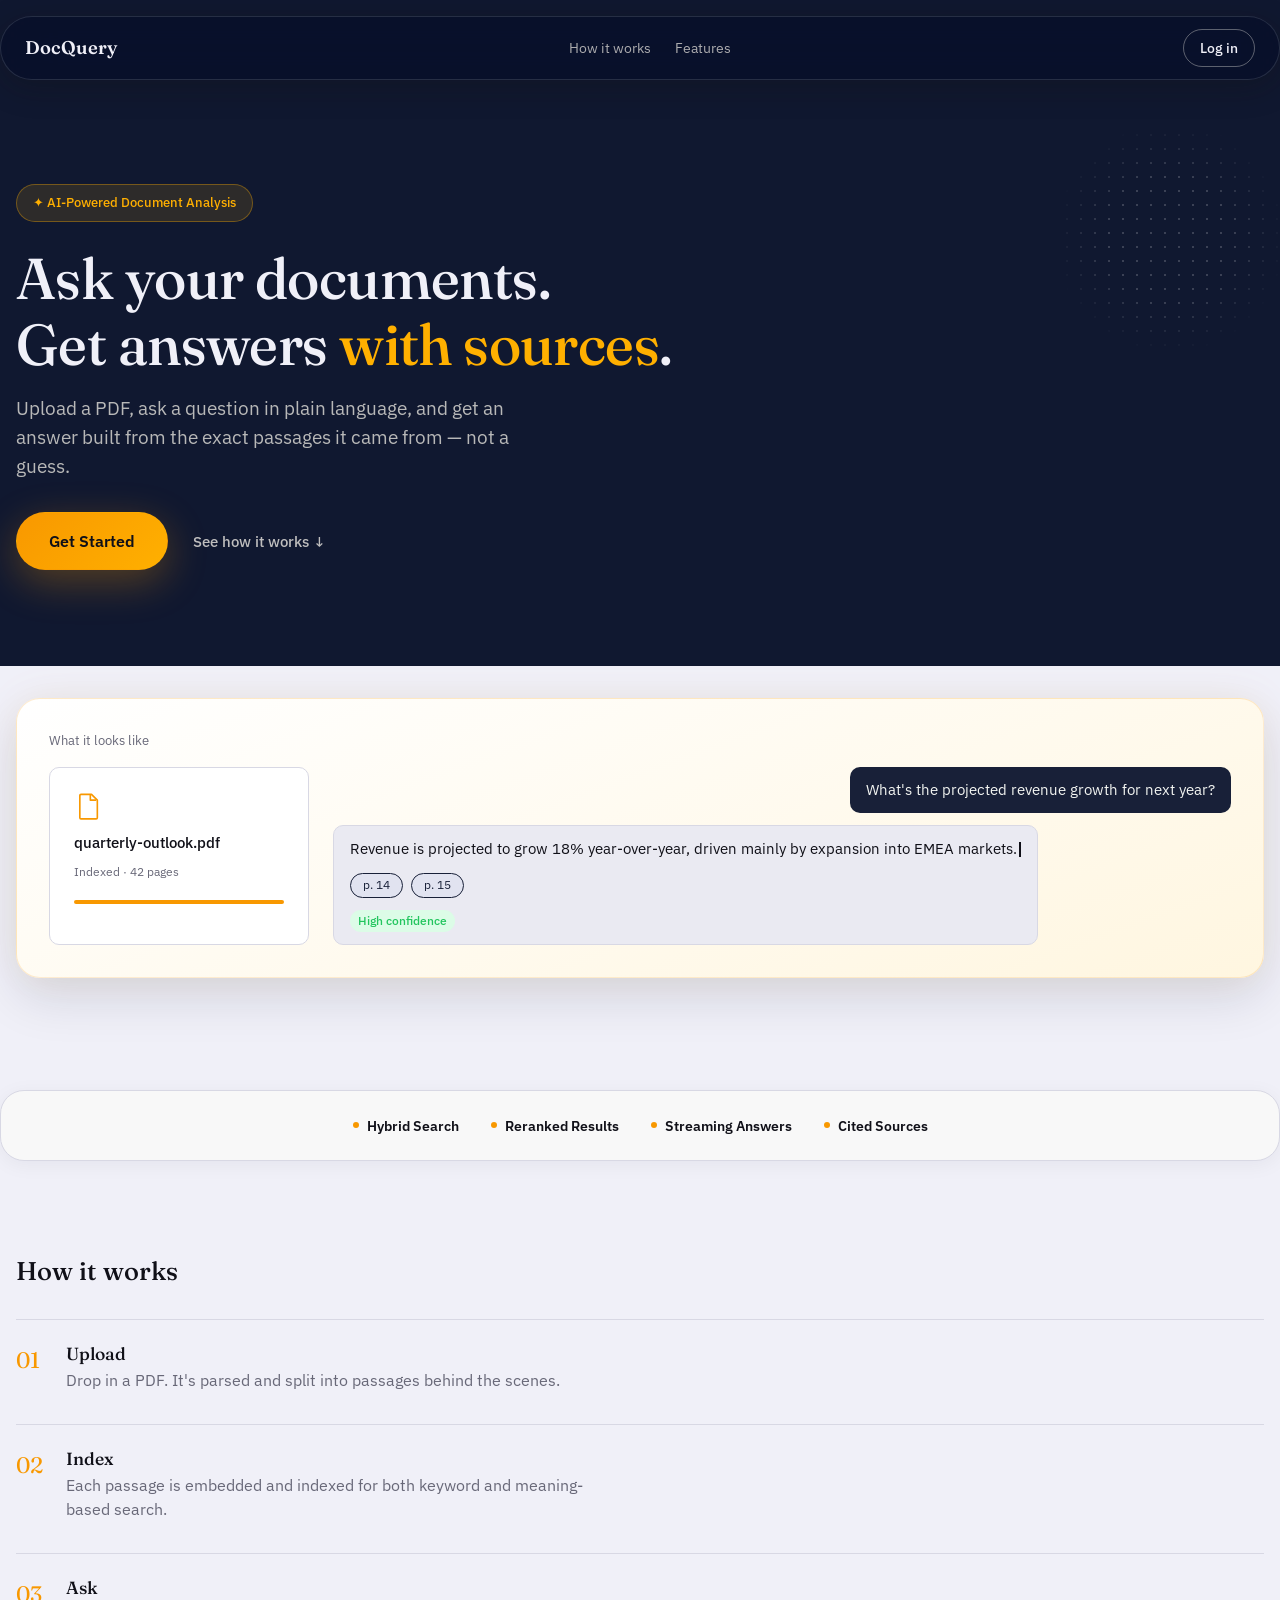
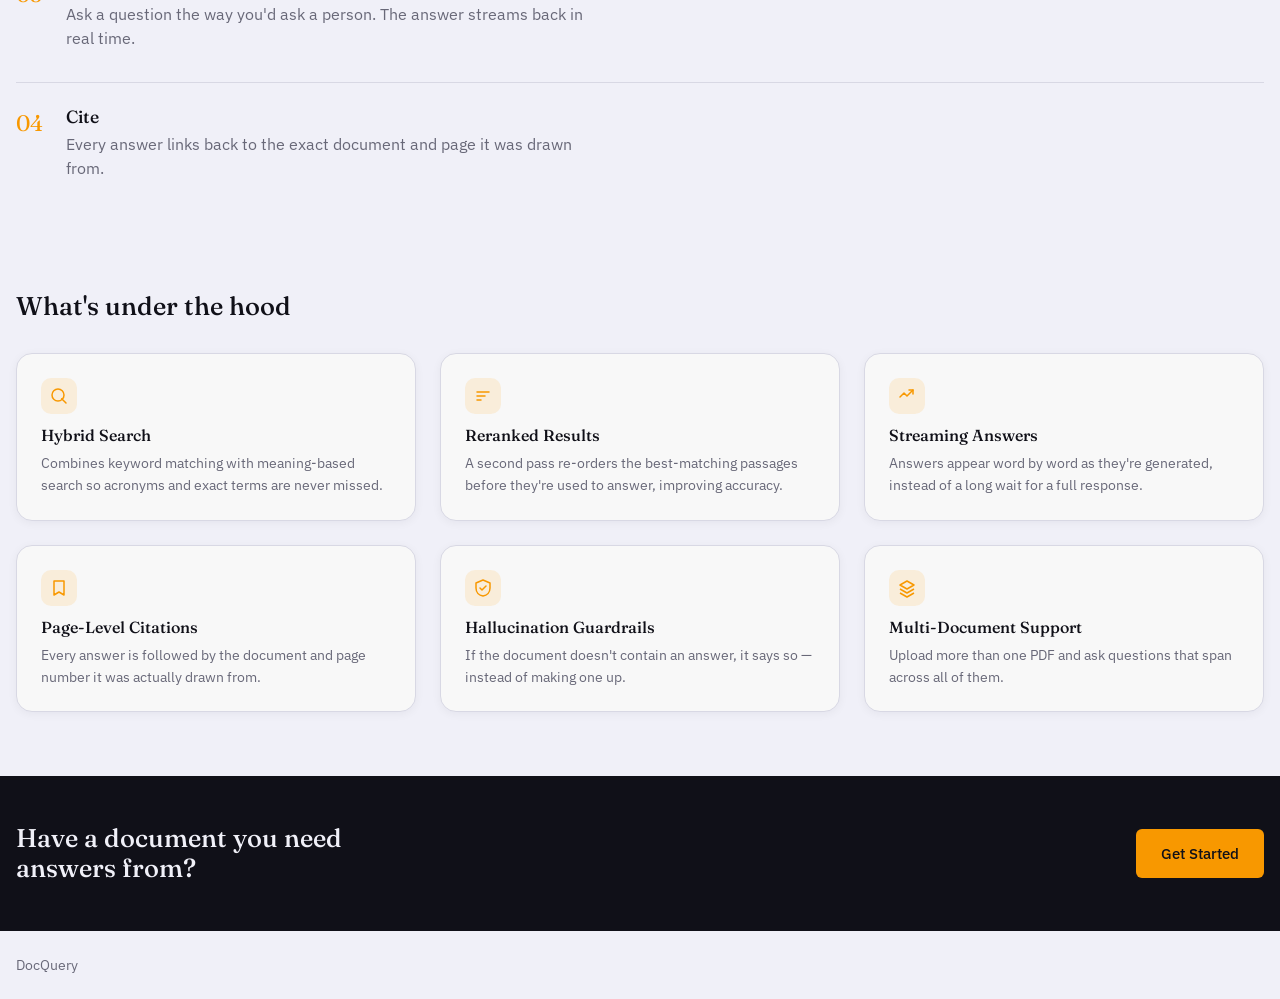
<file: frontend/index.html>
<!DOCTYPE html>
<html lang="en">
<head>
<meta charset="UTF-8" />
<meta name="viewport" content="width=device-width, initial-scale=1.0" />
<title>DocQuery — Ask your PDFs, with sources</title>
<link rel="preconnect" href="https://fonts.googleapis.com">
<link href="https://fonts.googleapis.com/css2?family=Fraunces:opsz,wght@9..144,400;9..144,500;9..144,600&family=IBM+Plex+Sans:wght@400;500;600&display=swap" rel="stylesheet">
<link rel="stylesheet" href="styles.css" />
</head>
<body>

  <header class="site-header">
    <div class="wrap header-inner">
      <span class="logo">DocQuery</span>
      <nav class="nav-links">
        <a href="#how-it-works">How it works</a>
        <a href="#features">Features</a>
      </nav>
      <a href="login.html" class="btn btn-ghost btn-sm">Log in</a>
    </div>
  </header>

  <main>

    <section class="hero">
      <div class="wrap hero-inner">
        <span class="hero-eyebrow">✦ AI-Powered Document Analysis</span>
        <h1 class="hero-title">Ask your documents.<br>Get answers <span class="accent">with sources</span>.</h1>
        <p class="hero-sub">Upload a PDF, ask a question in plain language, and get an answer built from the exact passages it came from — not a guess.</p>
        <div class="hero-actions">
          <a href="login.html" class="btn btn-primary">Get Started</a>
          <a href="#how-it-works" class="btn btn-text">See how it works ↓</a>
        </div>
      </div>
    </section>

    <section class="live-preview">
      <div class="wrap">
        <div class="live-preview-panel">
          <p class="live-preview-label">What it looks like</p>
          <div class="live-preview-grid">
            <div class="live-preview-doc">
              <svg class="live-preview-doc-icon" width="28" height="28" viewBox="0 0 24 24" fill="none">
                <path d="M6 2h9l5 5v15a1 1 0 0 1-1 1H6a1 1 0 0 1-1-1V3a1 1 0 0 1 1-1Z" stroke="currentColor" stroke-width="1.4" stroke-linejoin="round"/>
                <path d="M14 2v5h5" stroke="currentColor" stroke-width="1.4" stroke-linejoin="round"/>
              </svg>
              <p class="live-preview-doc-name">quarterly-outlook.pdf</p>
              <p class="live-preview-doc-status">Indexed · 42 pages</p>
              <div class="live-preview-doc-bar"><div class="live-preview-doc-bar-fill"></div></div>
            </div>
            <div class="live-preview-chat">
              <div class="live-preview-msg user">What's the projected revenue growth for next year?</div>
              <div class="live-preview-msg assistant">
                Revenue is projected to grow 18% year-over-year, driven mainly by expansion into EMEA markets.<span class="cursor"></span>
                <div class="live-preview-sources">
                  <span class="source-chip">p. 14</span>
                  <span class="source-chip">p. 15</span>
                </div>
                <span class="confidence-badge is-high">High confidence</span>
              </div>
            </div>
          </div>
        </div>
      </div>
    </section>

    <section class="capability-strip">
      <div class="wrap capability-inner">
        <span class="cap-item">Hybrid Search</span>
        <span class="cap-item">Reranked Results</span>
        <span class="cap-item">Streaming Answers</span>
        <span class="cap-item">Cited Sources</span>
      </div>
    </section>

    <section class="how-it-works" id="how-it-works">
      <div class="wrap">
        <h2 class="section-title">How it works</h2>
        <ol class="steps">
          <li class="step">
            <span class="step-num">01</span>
            <div><h3>Upload</h3><p>Drop in a PDF. It's parsed and split into passages behind the scenes.</p></div>
          </li>
          <li class="step">
            <span class="step-num">02</span>
            <div><h3>Index</h3><p>Each passage is embedded and indexed for both keyword and meaning-based search.</p></div>
          </li>
          <li class="step">
            <span class="step-num">03</span>
            <div><h3>Ask</h3><p>Ask a question the way you'd ask a person. The answer streams back in real time.</p></div>
          </li>
          <li class="step">
            <span class="step-num">04</span>
            <div><h3>Cite</h3><p>Every answer links back to the exact document and page it was drawn from.</p></div>
          </li>
        </ol>
      </div>
    </section>

    <section class="features" id="features">
      <div class="wrap">
        <h2 class="section-title">What's under the hood</h2>
        <div class="feature-grid">
          <div class="feature-card">
            <span class="feature-icon"><svg width="20" height="20" viewBox="0 0 20 20" fill="none" stroke="currentColor" stroke-width="1.5" stroke-linecap="round" stroke-linejoin="round"><circle cx="9" cy="9" r="6"/><path d="M17 17l-4.3-4.3"/></svg></span>
            <h3>Hybrid Search</h3><p>Combines keyword matching with meaning-based search so acronyms and exact terms are never missed.</p>
          </div>
          <div class="feature-card">
            <span class="feature-icon"><svg width="20" height="20" viewBox="0 0 20 20" fill="none" stroke="currentColor" stroke-width="1.5" stroke-linecap="round" stroke-linejoin="round"><path d="M4 6h12M4 10h8M4 14h4"/></svg></span>
            <h3>Reranked Results</h3><p>A second pass re-orders the best-matching passages before they're used to answer, improving accuracy.</p>
          </div>
          <div class="feature-card">
            <span class="feature-icon"><svg width="20" height="20" viewBox="0 0 20 20" fill="none" stroke="currentColor" stroke-width="1.5" stroke-linecap="round" stroke-linejoin="round"><path d="M3 11l4-4 3 3 6-6"/><path d="M12 4h4v4"/></svg></span>
            <h3>Streaming Answers</h3><p>Answers appear word by word as they're generated, instead of a long wait for a full response.</p>
          </div>
          <div class="feature-card">
            <span class="feature-icon"><svg width="20" height="20" viewBox="0 0 20 20" fill="none" stroke="currentColor" stroke-width="1.5" stroke-linejoin="round"><path d="M5 3h10v14l-5-3-5 3V3z"/></svg></span>
            <h3>Page-Level Citations</h3><p>Every answer is followed by the document and page number it was actually drawn from.</p>
          </div>
          <div class="feature-card">
            <span class="feature-icon"><svg width="20" height="20" viewBox="0 0 20 20" fill="none" stroke="currentColor" stroke-width="1.5" stroke-linejoin="round"><path d="M10 2l7 3v5c0 4.5-3 7.5-7 8-4-0.5-7-3.5-7-8V5l7-3z"/><path d="M7 10l2 2 4-4" stroke-linecap="round"/></svg></span>
            <h3>Hallucination Guardrails</h3><p>If the document doesn't contain an answer, it says so — instead of making one up.</p>
          </div>
          <div class="feature-card">
            <span class="feature-icon"><svg width="20" height="20" viewBox="0 0 20 20" fill="none" stroke="currentColor" stroke-width="1.5" stroke-linejoin="round"><path d="M10 3l7 4-7 4-7-4 7-4z"/><path d="M3 11l7 4 7-4"/><path d="M3 15l7 4 7-4"/></svg></span>
            <h3>Multi-Document Support</h3><p>Upload more than one PDF and ask questions that span across all of them.</p>
          </div>
        </div>
      </div>
    </section>

    <section class="footer-cta">
      <div class="wrap footer-cta-inner">
        <h2>Have a document you need answers from?</h2>
        <a href="login.html" class="btn btn-primary">Get Started</a>
      </div>
    </section>

  </main>

  <footer class="site-footer">
    <div class="wrap"><span>DocQuery</span></div>
  </footer>

</body>
</html>
</file>
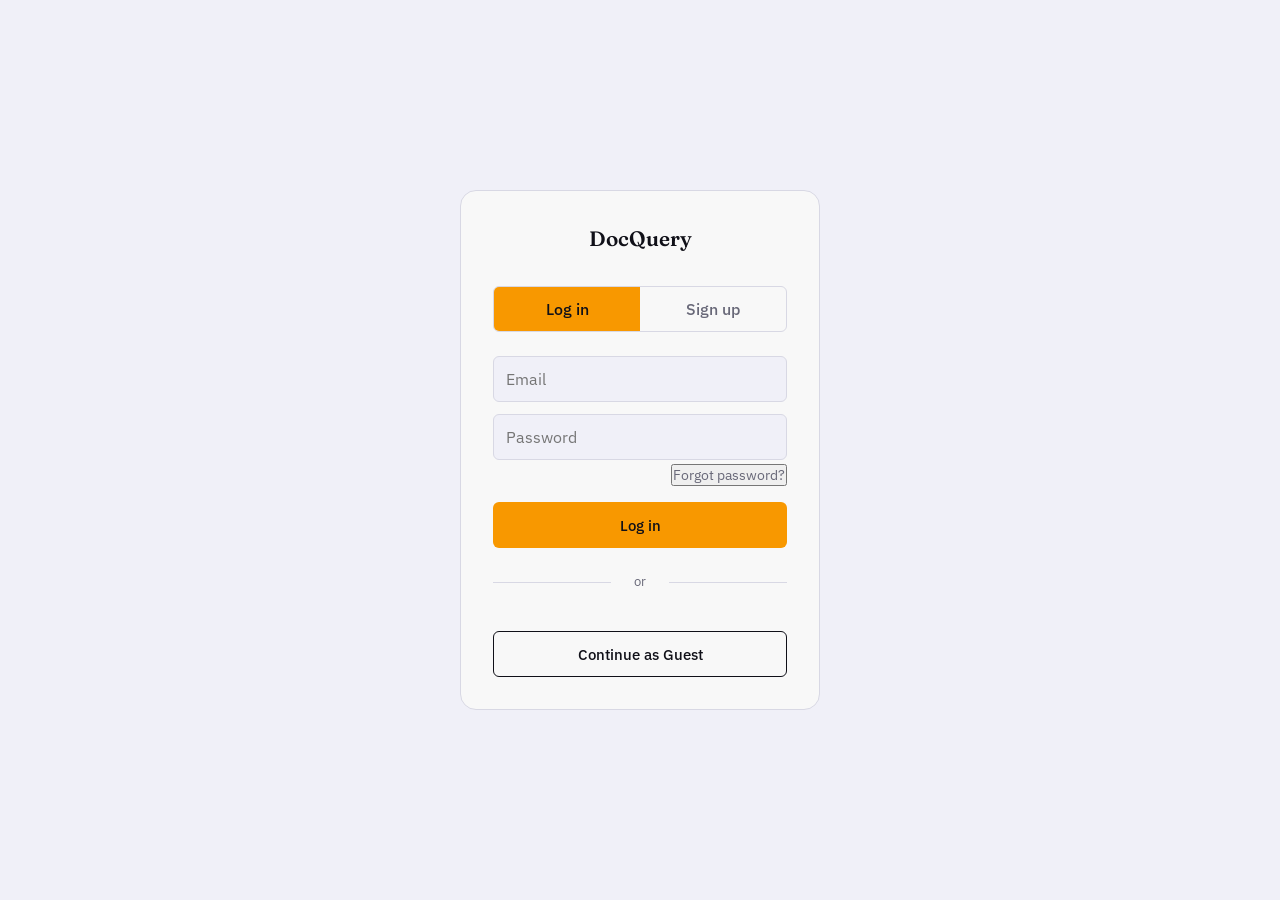
<file: frontend/app.html>
<!DOCTYPE html>
<html lang="en">
<head>
<meta charset="UTF-8" />
<meta name="viewport" content="width=device-width, initial-scale=1.0" />
<title>DocQuery — Ask your document</title>
<link rel="preconnect" href="https://fonts.googleapis.com">
<link href="https://fonts.googleapis.com/css2?family=Fraunces:opsz,wght@9..144,400;9..144,500;9..144,600&family=IBM+Plex+Sans:wght@400;500;600&display=swap" rel="stylesheet">
<link rel="stylesheet" href="styles.css" />
</head>
<body class="app-body">

  <div class="app-layout">

    <aside class="sidebar" id="sidebar">
      <div class="sidebar-header">
        <a href="index.html" class="logo">DocQuery</a>
        <button type="button" class="sidebar-collapse-btn" id="sidebar-collapse-btn" aria-label="Collapse sidebar">&laquo;</button>
      </div>

      <button type="button" class="sidebar-new-chat" id="new-chat-btn">+ New chat</button>

      <p class="sidebar-section-label">Recent</p>
      <ul class="sidebar-chat-list" id="sidebar-chat-list"></ul>

      <div class="sidebar-user">
        <button type="button" class="sidebar-user-btn" id="sidebar-user-btn">
          <span class="sidebar-user-avatar" id="sidebar-user-avatar">?</span>
          <span class="sidebar-user-name" id="sidebar-user-name">Guest</span>
        </button>
        <div class="sidebar-user-menu" id="sidebar-user-menu" hidden></div>
      </div>
    </aside>

    <button type="button" class="sidebar-expand-btn" id="sidebar-expand-btn" hidden aria-label="Expand sidebar">&raquo;</button>

    <div class="app-main">
      <header class="app-topbar">
        <span class="current-chat-title" id="current-chat-title">New chat</span>
        <button type="button" class="btn btn-ghost btn-sm" id="documents-toggle">Documents</button>
        <div class="documents-panel" id="documents-panel" hidden>
          <p class="documents-panel-title">Uploaded in this chat</p>
          <ul class="documents-list" id="documents-list"></ul>
        </div>
      </header>

      <main>
        <section class="demo" id="demo" style="padding-top: var(--space-5);">
          <div class="wrap">
            <div class="demo-grid">

              <div class="panel panel-topics">
                <div class="panel-header">
                  <span class="panel-eyebrow">Document</span>
                  <h3>Upload a PDF</h3>
                </div>

                <div class="dropzone" id="dropzone">
                  <input type="file" id="file-input" accept="application/pdf" hidden />
                  <svg class="dropzone-icon" width="36" height="36" viewBox="0 0 24 24" fill="none">
                    <path d="M6 2h9l5 5v15a1 1 0 0 1-1 1H6a1 1 0 0 1-1-1V3a1 1 0 0 1 1-1Z" stroke="currentColor" stroke-width="1.4" stroke-linejoin="round"/>
                    <path d="M14 2v5h5" stroke="currentColor" stroke-width="1.4" stroke-linejoin="round"/>
                  </svg>
                  <p class="dropzone-text" id="dropzone-text">Drop your PDF here<br><span class="dropzone-subtext">or click to browse</span></p>
                  <p class="dropzone-meta">PDF · Max 20 MB · Your documents stay private</p>
                  <p class="dropzone-file" id="dropzone-filename"></p>
                  <div class="upload-progress" id="upload-progress" hidden>
                    <div class="upload-progress-bar" id="upload-progress-bar"></div>
                  </div>
                </div>

                <div class="upload-status" id="upload-status" hidden></div>
              </div>

              <div class="panel panel-chat">
                <div class="panel-header">
                  <span class="panel-eyebrow">Assistant</span>
                  <h3>Ask a question</h3>
                  <span class="status-pill" id="chat-status">Waiting for a document</span>
                </div>

                <div class="chat-log" id="chat-log">
                  <div class="chat-empty" id="chat-empty">
                    Upload a PDF above, then ask something like "What does this document conclude?"
                  </div>
                </div>

                <form class="chat-input-row" id="chat-form">
                  <input
                    type="text"
                    id="chat-input"
                    class="chat-input"
                    placeholder="Ask about your document…"
                    autocomplete="off"
                    disabled
                  />
                  <button type="submit" class="chat-send" id="chat-send" disabled aria-label="Send">
                    <svg width="18" height="18" viewBox="0 0 20 20" fill="none"><path d="M2 10L17 2L11 17L8.5 11.5L2 10Z" stroke="currentColor" stroke-width="1.6" stroke-linejoin="round"/></svg>
                  </button>
                </form>
              </div>

            </div>
          </div>
        </section>
      </main>
    </div>

  </div>

  <div class="modal-overlay" id="delete-confirm-overlay" hidden>
    <div class="modal">
      <p class="modal-text">Delete this chat? Its messages and uploaded document(s) will be permanently removed. This can't be undone.</p>
      <div class="modal-actions">
        <button type="button" class="btn btn-ghost" id="delete-cancel-btn">Cancel</button>
        <button type="button" class="btn btn-danger" id="delete-confirm-btn">Delete</button>
      </div>
    </div>
  </div>

  <div class="modal-overlay" id="preview-overlay" hidden>
    <div class="modal modal-preview">
      <div class="modal-preview-header">
        <span class="modal-preview-filename" id="preview-filename"></span>
        <div class="modal-preview-actions">
          <a href="#" class="btn btn-ghost btn-sm" id="preview-download-btn" download>Download</a>
          <button type="button" class="btn btn-ghost btn-sm" id="preview-close-btn">Close</button>
        </div>
      </div>
      <iframe id="preview-iframe" class="preview-iframe"></iframe>
    </div>
  </div>

  <script src="app.js"></script>
</body>
</html>
</file>
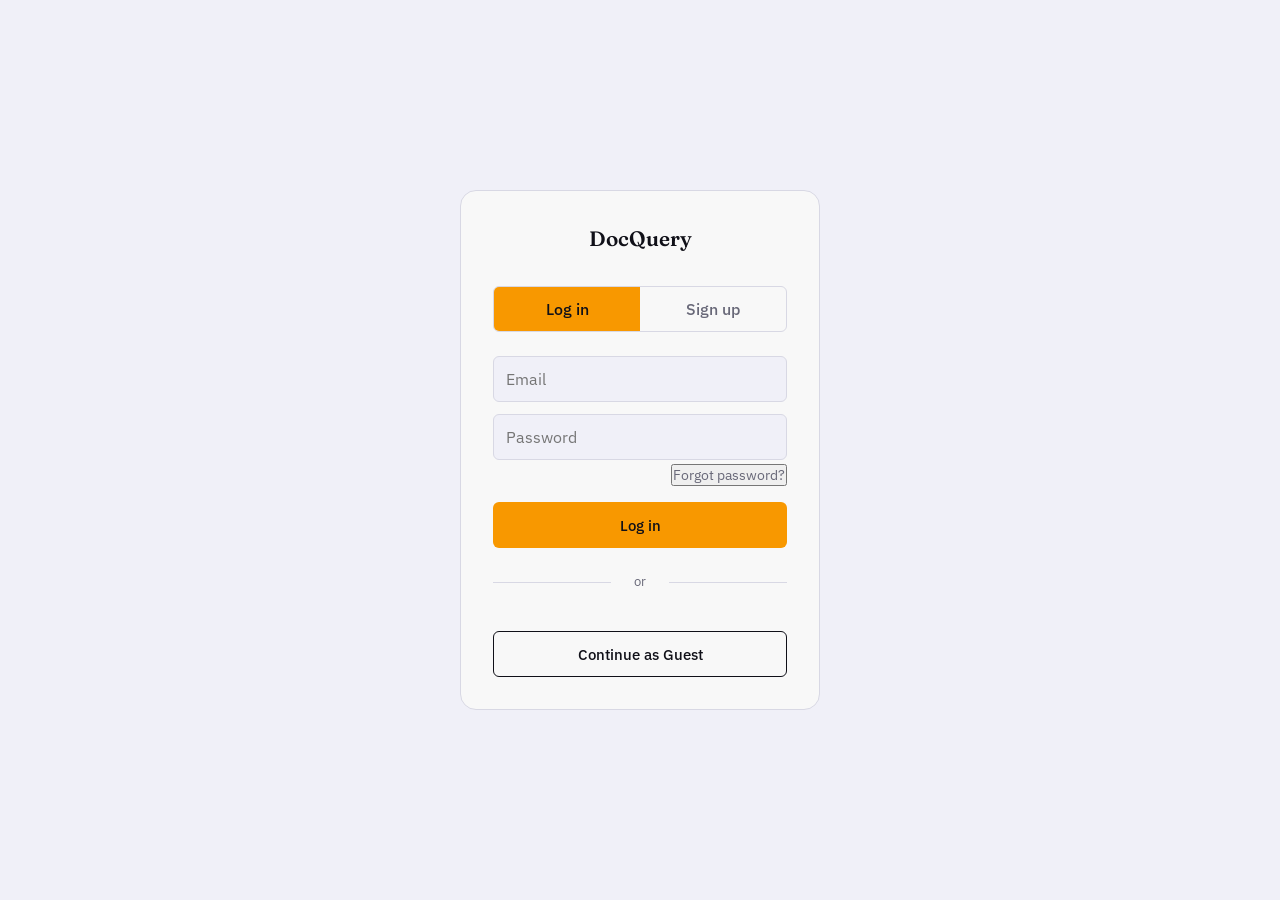
<file: frontend/login.html>
<!DOCTYPE html>
<html lang="en">
<head>
<meta charset="UTF-8" />
<meta name="viewport" content="width=device-width, initial-scale=1.0" />
<title>Log in — DocQuery</title>
<link rel="preconnect" href="https://fonts.googleapis.com">
<link href="https://fonts.googleapis.com/css2?family=Fraunces:opsz,wght@9..144,400;9..144,500;9..144,600&family=IBM+Plex+Sans:wght@400;500;600&display=swap" rel="stylesheet">
<link rel="stylesheet" href="styles.css" />
<script src="https://accounts.google.com/gsi/client" async defer></script>
</head>
<body class="auth-body">

  <div class="auth-card">
    <a href="index.html" class="auth-logo">DocQuery</a>

    <!-- Step 1: login / signup form -->
    <div id="auth-step-form">
      <div class="auth-tabs">
        <button type="button" class="auth-tab is-active" id="tab-login">Log in</button>
        <button type="button" class="auth-tab" id="tab-signup">Sign up</button>
      </div>

      <form id="auth-form">
        <input type="email" id="auth-email" placeholder="Email" required autocomplete="email" />
        <input type="password" id="auth-password" placeholder="Password" required autocomplete="current-password" />
        <button type="button" class="btn-text auth-forgot-link" id="forgot-link">Forgot password?</button>
        <div id="auth-error" class="auth-error" hidden></div>
        <button type="submit" class="btn btn-primary auth-submit" id="auth-submit">Log in</button>
      </form>

      <div class="auth-divider"><span>or</span></div>

      <div id="google-btn"></div>

      <button type="button" class="btn btn-ghost auth-guest" id="guest-btn">Continue as Guest</button>
    </div>

    <!-- Step 2: enter verification code (shown only after signup) -->
    <div id="auth-step-verify" hidden>
      <p class="auth-verify-text">We sent a 6-digit code to <span id="verify-email-display"></span>. Enter it below.</p>
      <form id="verify-form">
        <input type="text" id="verify-code" placeholder="000000" maxlength="6" inputmode="numeric" required />
        <div id="verify-error" class="auth-error" hidden></div>
        <button type="submit" class="btn btn-primary auth-submit">Verify</button>
      </form>
    </div>

    <!-- Step 3: forgot password — enter email -->
    <div id="auth-step-forgot" hidden>
      <p class="auth-verify-text">Enter your email and we'll send you a code to reset your password.</p>
      <form id="forgot-form">
        <input type="email" id="forgot-email" placeholder="Email" required autocomplete="email" />
        <div id="forgot-error" class="auth-error" hidden></div>
        <button type="submit" class="btn btn-primary auth-submit">Send reset code</button>
      </form>
      <button type="button" class="btn-text auth-back-link" id="forgot-back-link">Back to log in</button>
    </div>

    <!-- Step 4: forgot password — enter code + new password -->
    <div id="auth-step-reset" hidden>
      <p class="auth-verify-text">Enter the code sent to <span id="reset-email-display"></span> and choose a new password.</p>
      <form id="reset-form">
        <input type="text" id="reset-code" placeholder="000000" maxlength="6" inputmode="numeric" required />
        <input type="password" id="reset-new-password" placeholder="New password" required autocomplete="new-password" />
        <div id="reset-error" class="auth-error" hidden></div>
        <button type="submit" class="btn btn-primary auth-submit">Reset password</button>
      </form>
      <button type="button" class="btn-text auth-back-link" id="reset-back-link">Back to log in</button>
    </div>
  </div>

  <script src="login.js"></script>
</body>
</html>
</file>
<file: frontend/styles.css>
/* ============================================
   TOKENS
   ============================================ */
:root {
  --color-bg: #F0F0F8;
  --color-surface: #EAEAF2;
  --color-surface-raised: #F8F8F8;
  --color-ink: #101018;
  --color-ink-muted: #686878;
  --color-accent: #F89800;
  --color-accent-hover: #DB8500;
  --color-accent-ink: #101018;
  --color-trust: #182038;
  --color-trust-tint: #E1E3F0;
  --color-status: #22C55E;
  --color-status-tint: #DCFCE7;
  --color-border: #D8D8E4;
  --color-error: #DC2626;

  --font-display: 'Fraunces', Georgia, serif;
  --font-body: 'IBM Plex Sans', -apple-system, BlinkMacSystemFont, sans-serif;

  --radius-sm: 6px;
  --radius-md: 10px;
  --radius-lg: 16px;

  --container: 1080px;

  --space-1: 4px;
  --space-2: 8px;
  --space-3: 12px;
  --space-4: 16px;
  --space-5: 24px;
  --space-6: 32px;
  --space-7: 48px;
  --space-8: 64px;
  --space-9: 96px;

  /* Landing page — glass / dark-luxury treatment */
  --radius-xl: 24px;
  --radius-pill: 999px;
  --color-hero-top: #101830;
  --color-hero-mid: #102030;
  --color-hero-dark: #081028;
  --color-gold: #FFB000;
  --panel-glass-bg: rgba(8, 16, 40, 0.8);
  --panel-glass-border: rgba(255, 255, 255, 0.12);
  --panel-glass-blur: blur(28px) saturate(140%);
}

/* ============================================
   RESET / BASE
   ============================================ */
* { box-sizing: border-box; }

html {
  scroll-behavior: smooth;
}

@media (prefers-reduced-motion: reduce) {
  html { scroll-behavior: auto; }
  * { animation-duration: 0.01ms !important; transition-duration: 0.01ms !important; }
}

body {
  margin: 0;
  font-family: var(--font-body);
  background: var(--color-bg);
  color: var(--color-ink);
  line-height: 1.5;
  -webkit-font-smoothing: antialiased;
}

h1, h2, h3 {
  font-family: var(--font-display);
  font-weight: 500;
  line-height: 1.15;
  margin: 0;
}

p { margin: 0; }

a { color: inherit; text-decoration: none; }

ul, ol { margin: 0; padding: 0; list-style: none; }

button, input {
  font-family: inherit;
  font-size: inherit;
  color: inherit;
}

:focus-visible {
  outline: 2px solid var(--color-trust);
  outline-offset: 2px;
}

.wrap {
  max-width: var(--container);
  margin: 0 auto;
  padding: 0 var(--space-4);
}

/* ============================================
   BUTTONS
   ============================================ */
.btn {
  display: inline-flex;
  align-items: center;
  justify-content: center;
  gap: var(--space-2);
  padding: var(--space-3) var(--space-5);
  border-radius: var(--radius-sm);
  font-weight: 500;
  font-size: 0.95rem;
  border: 1px solid transparent;
  cursor: pointer;
  transition: background-color 0.15s ease, border-color 0.15s ease;
}

.btn-primary {
  background: var(--color-accent);
  color: var(--color-accent-ink);
}
.btn-primary:hover { background: var(--color-accent-hover); }

.btn-ghost {
  background: transparent;
  border-color: var(--color-ink);
  color: var(--color-ink);
}
.btn-ghost:hover { background: var(--color-surface); }

.btn-text {
  padding: var(--space-3) 0;
  color: var(--color-ink-muted);
}
.btn-text:hover { color: var(--color-ink); }

.btn-sm { padding: var(--space-2) var(--space-4); font-size: 0.85rem; }

/* ============================================
   HEADER
   ============================================ */
.site-header {
  position: sticky;
  top: 0;
  z-index: 50;
  background: var(--color-hero-top);
  border-bottom: none;
  padding: var(--space-4) 0;
}

.header-inner {
  display: flex;
  align-items: center;
  justify-content: space-between;
  padding: var(--space-3) var(--space-5);
  background: var(--panel-glass-bg);
  border: 1px solid var(--panel-glass-border);
  backdrop-filter: var(--panel-glass-blur);
  -webkit-backdrop-filter: var(--panel-glass-blur);
  border-radius: var(--radius-pill);
  box-shadow: 0 8px 30px rgba(20, 17, 13, 0.25);
}

.logo {
  font-family: var(--font-display);
  font-size: 1.15rem;
  font-weight: 600;
}

.site-header .logo {
  color: var(--color-bg);
}

.nav-links {
  display: none;
}

@media (min-width: 720px) {
  .nav-links {
    display: flex;
    gap: var(--space-5);
    font-size: 0.9rem;
    color: rgba(250, 246, 237, 0.68);
  }
  .nav-links a:hover { color: var(--color-bg); }
}

.site-header .btn-ghost {
  border-color: rgba(250, 246, 237, 0.35);
  color: var(--color-bg);
  border-radius: var(--radius-pill);
}
.site-header .btn-ghost:hover {
  background: rgba(255, 255, 255, 0.1);
  border-color: rgba(250, 246, 237, 0.55);
}

/* ============================================
   HERO
   ============================================ */
.hero {
  position: relative;
  overflow: hidden;
  background: #101830;
  color: var(--color-bg);
  padding: calc(var(--space-8) + var(--space-5)) 0 var(--space-9);
}

.hero::after {
  content: "";
  position: absolute;
  top: 32px;
  right: 0;
  width: 220px;
  height: 220px;
  background-image: radial-gradient(rgba(255, 255, 255, 0.18) 1px, transparent 1px);
  background-size: 14px 14px;
  -webkit-mask-image: radial-gradient(circle, black 40%, transparent 75%);
  mask-image: radial-gradient(circle, black 40%, transparent 75%);
  pointer-events: none;
}

.hero-inner {
  max-width: 640px;
  position: relative;
  z-index: 1;
}

.hero-eyebrow {
  display: inline-flex;
  align-items: center;
  gap: var(--space-2);
  padding: var(--space-2) var(--space-4);
  border-radius: var(--radius-pill);
  background: rgba(255, 176, 0, 0.12);
  border: 1px solid rgba(255, 176, 0, 0.35);
  color: var(--color-gold);
  font-size: 0.8rem;
  font-weight: 500;
  margin-bottom: var(--space-5);
  animation: heroRise 0.7s ease both;
}

.hero-title {
  font-size: 2.4rem;
  letter-spacing: -0.01em;
  color: var(--color-bg);
  animation: heroRise 0.7s ease both;
  animation-delay: 0.05s;
}

.hero-title .accent {
  color: var(--color-gold);
}


.hero-sub {
  margin-top: var(--space-4);
  font-size: 1.08rem;
  color: rgba(250, 246, 237, 0.72);
  max-width: 46ch;
  animation: heroRise 0.7s ease both;
  animation-delay: 0.15s;
}

.hero-actions {
  margin-top: var(--space-6);
  display: flex;
  flex-wrap: wrap;
  align-items: center;
  gap: var(--space-5);
  animation: heroRise 0.7s ease both;
  animation-delay: 0.25s;
}

.hero-actions .btn-primary {
  background: linear-gradient(135deg, var(--color-accent), var(--color-gold));
  color: #101018;
  border-radius: var(--radius-pill);
  padding: var(--space-4) var(--space-6);
  font-size: 1rem;
  font-weight: 600;
  box-shadow: 0 12px 40px rgba(248, 152, 0, 0.3);
  transition: transform 0.2s ease, box-shadow 0.2s ease;
}
.hero-actions .btn-primary:hover {
  transform: translateY(-2px);
  box-shadow: 0 16px 50px rgba(248, 152, 0, 0.4);
}

.hero-actions .btn-text {
  color: rgba(250, 246, 237, 0.75);
}
.hero-actions .btn-text:hover { color: var(--color-bg); }

@keyframes heroRise {
  from { opacity: 0; transform: translateY(14px); }
  to { opacity: 1; transform: translateY(0); }
}

@media (min-width: 720px) {
  .hero-title { font-size: 3.6rem; }
  .hero-sub { font-size: 1.2rem; }
}

/* ============================================
   CAPABILITY STRIP
   ============================================ */
.capability-strip {
  background: var(--color-bg);
  padding: var(--space-7) 0;
}

.capability-inner {
  display: flex;
  flex-wrap: wrap;
  justify-content: center;
  align-items: center;
  gap: var(--space-6);
  background: var(--color-surface-raised);
  border: 1px solid var(--color-border);
  border-radius: var(--radius-xl);
  padding: var(--space-5) var(--space-6);
  box-shadow: 0 4px 20px rgba(16, 24, 48, 0.05);
}

.cap-item {
  display: flex;
  align-items: center;
  gap: var(--space-2);
  white-space: nowrap;
  font-size: 0.9rem;
  font-weight: 600;
  color: var(--color-ink);
}

.cap-item::before {
  content: "";
  width: 6px;
  height: 6px;
  border-radius: 50%;
  background: var(--color-accent);
  flex-shrink: 0;
}

/* ============================================
   LIVE PRODUCT PREVIEW
   ============================================ */
.live-preview {
  position: relative;
  background: var(--color-bg);
  padding: var(--space-6) 0 var(--space-8);
}

.live-preview-panel {
  position: relative;
  z-index: 2;
  background: linear-gradient(160deg, #FFFFFF 0%, #FFF6E0 100%);
  border: 1px solid rgba(248, 152, 0, 0.18);
  border-radius: var(--radius-xl);
  padding: var(--space-6);
  box-shadow: 0 20px 50px rgba(16, 24, 48, 0.12), 0 0 40px rgba(255, 176, 0, 0.08);
  color: var(--color-ink);
}

.live-preview-label {
  font-size: 0.8rem;
  color: var(--color-ink-muted);
  margin-bottom: var(--space-4);
}

.live-preview-grid {
  display: grid;
  grid-template-columns: 1fr;
  gap: var(--space-5);
}

@media (min-width: 780px) {
  .live-preview-grid { grid-template-columns: 260px 1fr; }
}

.live-preview-doc {
  background: #FFFFFF;
  border: 1px solid var(--color-border);
  border-radius: var(--radius-md);
  padding: var(--space-5);
  display: flex;
  flex-direction: column;
  gap: var(--space-2);
}

.live-preview-doc-icon { color: var(--color-accent); margin-bottom: var(--space-1); }
.live-preview-doc-name { font-weight: 500; font-size: 0.92rem; word-break: break-word; color: var(--color-ink); }
.live-preview-doc-status { font-size: 0.78rem; color: var(--color-ink-muted); }

.live-preview-doc-bar {
  margin-top: var(--space-3);
  height: 4px;
  background: var(--color-border);
  border-radius: 2px;
  overflow: hidden;
}
.live-preview-doc-bar-fill {
  height: 100%;
  width: 100%;
  background: var(--color-accent);
}

.live-preview-chat {
  display: flex;
  flex-direction: column;
  gap: var(--space-3);
}

.live-preview-msg {
  max-width: 92%;
  padding: var(--space-3) var(--space-4);
  border-radius: var(--radius-md);
  font-size: 0.92rem;
  line-height: 1.55;
}

.live-preview-msg.user {
  align-self: flex-end;
  background: var(--color-trust);
  color: #F2F4F1;
}

.live-preview-msg.assistant {
  align-self: flex-start;
  background: var(--color-surface);
  border: 1px solid var(--color-border);
  color: var(--color-ink);
}

.live-preview-msg .cursor {
  display: inline-block;
  width: 2px;
  height: 1em;
  background: var(--color-ink);
  margin-left: 2px;
  vertical-align: -0.15em;
  animation: blink 0.9s steps(1) infinite;
}

.live-preview-sources {
  margin-top: var(--space-3);
  display: flex;
  flex-wrap: wrap;
  gap: var(--space-2);
}

.live-preview-msg .confidence-badge { margin-top: var(--space-3); }

/* ============================================
   SECTION TITLE
   ============================================ */
.section-title {
  font-size: 1.6rem;
  margin-bottom: var(--space-6);
}

section {
  padding: var(--space-7) 0;
}

/* ============================================
   HOW IT WORKS
   ============================================ */
.steps {
  display: flex;
  flex-direction: column;
  gap: var(--space-6);
}

.step {
  display: flex;
  gap: var(--space-4);
  align-items: flex-start;
  border-top: 1px solid var(--color-border);
  padding-top: var(--space-5);
}

.step-num {
  font-family: var(--font-display);
  font-size: 1.4rem;
  color: var(--color-accent);
  flex-shrink: 0;
  width: 2.4ch;
}

.step h3 {
  font-size: 1.1rem;
  margin-bottom: var(--space-1);
}

.step p {
  color: var(--color-ink-muted);
  max-width: 52ch;
}

@media (min-width: 860px) {
  .wrap {
    max-width: 1400px;
  }

  .app-main {
    display: flex;
    flex-direction: column;
    height: 100vh;
    overflow: hidden;
  }

  .app-main main {
    flex: 1;
    display: flex;
    flex-direction: column;
    overflow: hidden;
  }

  #demo {
    flex: 1;
    display: flex;
    flex-direction: column;
    overflow: hidden;
    padding-bottom: 0;
  }

  #demo .wrap {
    flex: 1;
    display: flex;
    flex-direction: column;
    overflow: hidden;
    max-width: 1700px;
  }

  #demo .demo-grid {
    flex: 1;
    overflow: hidden;
    align-items: stretch;
    grid-template-columns: 460px 1fr;
    grid-template-rows: minmax(0, 1fr);
  }

  .panel-topics {
    align-self: start;
    min-width: 0;
  }

  .panel-chat {
    height: 100%;
    min-height: 0;
  }

  .chat-log {
    min-height: 0;
  }
}

/* ============================================
   DEMO
   ============================================ */
.demo {
  background: var(--color-surface);
}

.demo-grid {
  display: grid;
  grid-template-columns: 1fr;
  gap: var(--space-5);
}

.panel {
  background: var(--color-surface-raised);
  border: 1px solid var(--color-border);
  border-radius: var(--radius-md);
  padding: var(--space-5);
}

.panel-header {
  margin-bottom: var(--space-4);
  display: flex;
  flex-wrap: wrap;
  align-items: baseline;
  gap: var(--space-2) var(--space-3);
}

.panel-eyebrow {
  font-size: 0.78rem;
  color: var(--color-ink-muted);
}

.panel-header h3 {
  font-size: 1.15rem;
  width: 100%;
}

.status-pill {
  font-size: 0.75rem;
  padding: 2px var(--space-3);
  border-radius: 999px;
  background: var(--color-surface);
  color: var(--color-ink-muted);
  border: 1px solid var(--color-border);
}

.status-pill.is-ready {
  background: var(--color-status-tint);
  color: var(--color-status);
  border-color: var(--color-status);
}

/* Dropzone */
.dropzone {
  border: 1.5px dashed var(--color-border);
  border-radius: var(--radius-md);
  padding: var(--space-6) var(--space-4);
  text-align: center;
  cursor: pointer;
  transition: border-color 0.15s ease, background-color 0.15s ease;
}

.dropzone:hover,
.dropzone.is-dragover {
  border-color: var(--color-accent);
  background: #FCF3EC;
}

.dropzone-text {
  color: var(--color-ink-muted);
  font-size: 0.92rem;
}

.dropzone-file {
  margin-top: var(--space-2);
  font-weight: 500;
  font-size: 0.9rem;
}

.upload-status {
  margin-top: var(--space-3);
  font-size: 0.85rem;
  color: var(--color-ink-muted);
}

.upload-status.is-error { color: var(--color-error); }

/* Topic chips */
.topics-block {
  margin-top: var(--space-5);
}

.topic-chips {
  margin-top: var(--space-2);
  display: flex;
  flex-wrap: wrap;
  gap: var(--space-2);
}

.topic-chips li {
  font-size: 0.82rem;
  padding: 4px var(--space-3);
  border-radius: 999px;
  background: var(--color-surface);
  border: 1px solid var(--color-border);
}

/* Chat panel */
.panel-chat {
  display: flex;
  flex-direction: column;
  min-height: 420px;
}

.chat-log {
  flex: 1;
  overflow-y: auto;
  display: flex;
  flex-direction: column;
  gap: var(--space-4);
  padding-right: var(--space-1);
}

.chat-empty {
  color: var(--color-ink-muted);
  font-size: 0.9rem;
  padding: var(--space-5) 0;
}

.chat-message {
  max-width: 90%;
  padding: var(--space-3) var(--space-4);
  border-radius: var(--radius-md);
  font-size: 0.92rem;
  line-height: 1.5;
}

.chat-message.user {
  align-self: flex-end;
  background: var(--color-trust);
  color: #F2F4F1;
}

.chat-message.assistant {
  align-self: flex-start;
  background: var(--color-surface);
  border: 1px solid var(--color-border);
}

.chat-message .cursor {
  display: inline-block;
  width: 2px;
  height: 1em;
  background: var(--color-ink);
  margin-left: 2px;
  vertical-align: -0.15em;
  animation: blink 0.9s steps(1) infinite;
}

@keyframes blink {
  50% { opacity: 0; }
}

.source-chips {
  margin-top: var(--space-3);
  display: flex;
  flex-wrap: wrap;
  gap: var(--space-2);
}

.source-chip {
  font-size: 0.75rem;
  padding: 2px var(--space-3);
  border-radius: 999px;
  background: var(--color-trust-tint);
  color: var(--color-trust);
  border: 1px solid var(--color-trust);
}

.chat-input-row {
  margin-top: var(--space-4);
  display: flex;
  gap: var(--space-2);
  border-top: 1px solid var(--color-border);
  padding-top: var(--space-4);
}

.chat-input {
  flex: 1;
  padding: var(--space-3) var(--space-4);
  border: 1px solid var(--color-border);
  border-radius: var(--radius-sm);
  background: var(--color-bg);
}

.chat-input:disabled {
  opacity: 0.6;
}

.chat-send {
  width: 42px;
  height: 42px;
  flex-shrink: 0;
  border-radius: var(--radius-sm);
  border: none;
  background: var(--color-accent);
  color: #fff;
  display: flex;
  align-items: center;
  justify-content: center;
  cursor: pointer;
}

.chat-send:disabled {
  background: var(--color-border);
  color: var(--color-ink-muted);
  cursor: not-allowed;
}

/* ============================================
   FEATURES
   ============================================ */
.features {
  padding: var(--space-8) 0;
}

.feature-grid {
  display: grid;
  grid-template-columns: 1fr;
  gap: var(--space-5);
}

@media (min-width: 640px) {
  .feature-grid { grid-template-columns: 1fr 1fr; }
}
@media (min-width: 960px) {
  .feature-grid { grid-template-columns: 1fr 1fr 1fr; }
}

.feature-card {
  background: var(--color-surface-raised);
  border: 1px solid var(--color-border);
  border-radius: var(--radius-lg);
  padding: var(--space-5);
  box-shadow: 0 2px 10px rgba(16, 24, 48, 0.05);
  transition: box-shadow 0.2s ease, transform 0.2s ease;
}

.feature-card:hover {
  box-shadow: 0 12px 28px rgba(16, 24, 48, 0.09);
  transform: translateY(-2px);
}

.feature-icon {
  display: inline-flex;
  align-items: center;
  justify-content: center;
  width: 36px;
  height: 36px;
  border-radius: var(--radius-md);
  background: rgba(248, 152, 0, 0.12);
  color: var(--color-accent);
  margin-bottom: var(--space-3);
}

.feature-card h3 {
  font-size: 1rem;
  margin-bottom: var(--space-2);
}

.feature-card p {
  color: var(--color-ink-muted);
  font-size: 0.9rem;
}

/* ============================================
   FOOTER CTA
   ============================================ */
.footer-cta {
  background: var(--color-ink);
  color: var(--color-bg);
}

.footer-cta-inner {
  text-align: left;
  display: flex;
  flex-direction: column;
  gap: var(--space-5);
}

.footer-cta h2 {
  font-size: 1.6rem;
  max-width: 20ch;
}

@media (min-width: 720px) {
  .footer-cta-inner {
    flex-direction: row;
    align-items: center;
    justify-content: space-between;
  }
}

/* ============================================
   FOOTER
   ============================================ */
.site-footer {
  padding: var(--space-5) 0;
  font-size: 0.85rem;
  color: var(--color-ink-muted);
}

/* ============================================
   AUTH PAGES (login.html)
   ============================================ */
.auth-body {
  min-height: 100vh;
  display: flex;
  align-items: center;
  justify-content: center;
  padding: var(--space-4);
}

.auth-card {
  width: 100%;
  max-width: 360px;
  background: var(--color-surface-raised);
  border: 1px solid var(--color-border);
  border-radius: var(--radius-lg);
  padding: var(--space-6);
}

.auth-logo {
  display: block;
  text-align: center;
  font-family: var(--font-display);
  font-size: 1.3rem;
  font-weight: 600;
  margin-bottom: var(--space-6);
}

.auth-tabs {
  display: flex;
  border: 1px solid var(--color-border);
  border-radius: var(--radius-sm);
  overflow: hidden;
  margin-bottom: var(--space-5);
}
.auth-tab {
  flex: 1;
  padding: var(--space-3);
  background: transparent;
  border: none;
  cursor: pointer;
  font-weight: 500;
  color: var(--color-ink-muted);
}
.auth-tab.is-active {
  background: var(--color-accent);
  color: var(--color-accent-ink);
}

#auth-form, #verify-form, #forgot-form, #reset-form {
  display: flex;
  flex-direction: column;
  gap: var(--space-3);
}

#auth-form input, #verify-form input, #forgot-form input, #reset-form input {
  padding: var(--space-3);
  border: 1px solid var(--color-border);
  border-radius: var(--radius-sm);
  background: var(--color-bg);
}

.auth-submit { width: 100%; margin-top: var(--space-1); }

.auth-forgot-link {
  align-self: flex-end;
  font-size: 0.85rem;
  padding: 0;
  margin-top: calc(var(--space-2) * -1);
}

.auth-back-link {
  display: block;
  width: 100%;
  text-align: center;
  font-size: 0.85rem;
  margin-top: var(--space-4);
}

.auth-error {
  color: var(--color-error);
  font-size: 0.85rem;
}

.auth-divider {
  text-align: center;
  color: var(--color-ink-muted);
  font-size: 0.8rem;
  margin: var(--space-5) 0;
  position: relative;
}
.auth-divider::before, .auth-divider::after {
  content: "";
  position: absolute;
  top: 50%;
  width: 40%;
  border-top: 1px solid var(--color-border);
}
.auth-divider::before { left: 0; }
.auth-divider::after { right: 0; }

#google-btn { display: flex; justify-content: center; margin-bottom: var(--space-4); }

.auth-guest {
  width: 100%;
}

.auth-verify-text {
  color: var(--color-ink-muted);
  font-size: 0.9rem;
  margin-bottom: var(--space-4);
}

/* ============================================
   APP PAGE HEADER (app.html)
   ============================================ */
.app-header-right {
  display: flex;
  align-items: center;
  gap: var(--space-3);
}

/* ============================================
   CHATS PANEL (app.html)
   ============================================ */
.chats-panel {
  position: absolute;
  top: 100%;
  right: var(--space-4);
  width: 260px;
  background: var(--color-surface-raised);
  border: 1px solid var(--color-border);
  border-radius: var(--radius-md);
  box-shadow: 0 4px 16px rgba(0,0,0,0.08);
  z-index: 20;
  padding: var(--space-3);
}

.chats-panel-new {
  width: 100%;
  text-align: left;
  padding: var(--space-2) var(--space-3);
  border: none;
  background: var(--color-surface);
  border-radius: var(--radius-sm);
  cursor: pointer;
  font-weight: 500;
  margin-bottom: var(--space-2);
}

.chats-panel-list {
  max-height: 300px;
  overflow-y: auto;
}
.chats-panel-item {
  padding: var(--space-2) var(--space-3);
  border-radius: var(--radius-sm);
  cursor: pointer;
  font-size: 0.9rem;
  white-space: nowrap;
  overflow: hidden;
  text-overflow: ellipsis;
}
.chats-panel-item:hover { background: var(--color-surface); }
.chats-panel-item.is-active {
  background: var(--color-trust-tint);
  color: var(--color-trust);
  font-weight: 500;
}

/* ============================================
   APP LAYOUT (app.html) — permanent sidebar
   ============================================ */
.app-body {
  margin: 0;
}

.app-layout {
  display: flex;
  height: 100vh;
  overflow: hidden;
}

.sidebar {
  width: 260px;
  flex: none;
  background: var(--color-surface);
  border-right: 1px solid var(--color-border);
  display: flex;
  flex-direction: column;
  padding: var(--space-4);
}

.sidebar-header {
  margin-bottom: var(--space-4);
}
.sidebar-header .logo {
  font-family: var(--font-display);
  font-size: 1.2rem;
  font-weight: 600;
}

.sidebar-new-chat {
  width: 100%;
  text-align: left;
  padding: var(--space-3);
  border: 1px solid var(--color-border);
  background: var(--color-surface-raised);
  border-radius: var(--radius-sm);
  cursor: pointer;
  font-weight: 500;
  margin-bottom: var(--space-4);
}
.sidebar-new-chat:hover { border-color: var(--color-accent); }

.sidebar-chat-list {
  flex: 1;
  overflow-y: auto;
  display: flex;
  flex-direction: column;
  gap: 2px;
}

.sidebar-chat-item {
  display: flex;
  align-items: center;
  justify-content: space-between;
  padding: var(--space-2) var(--space-3);
  border-radius: var(--radius-sm);
  cursor: pointer;
  font-size: 0.9rem;
}
.sidebar-chat-item:hover { background: var(--color-surface-raised); }
.sidebar-chat-item.is-active {
  background: var(--color-trust-tint);
  color: var(--color-trust);
  font-weight: 500;
}

.sidebar-chat-title {
  overflow: hidden;
  text-overflow: ellipsis;
  white-space: nowrap;
  flex: 1;
}

.sidebar-chat-delete {
  background: none;
  border: none;
  color: var(--color-ink-muted);
  font-size: 1.1rem;
  line-height: 1;
  cursor: pointer;
  padding: 0 4px;
  visibility: hidden;
}
.sidebar-chat-item:hover .sidebar-chat-delete { visibility: visible; }
.sidebar-chat-delete:hover { color: var(--color-error); }

.sidebar-chat-hint {
  font-size: 0.82rem;
  color: var(--color-ink-muted);
  padding: var(--space-2) var(--space-3);
}

.sidebar-user {
  position: relative;
  border-top: 1px solid var(--color-border);
  padding-top: var(--space-3);
  margin-top: var(--space-3);
}

.sidebar-user-btn {
  width: 100%;
  display: flex;
  align-items: center;
  gap: var(--space-3);
  padding: var(--space-2);
  border: none;
  background: none;
  border-radius: var(--radius-sm);
  cursor: pointer;
  text-align: left;
}
.sidebar-user-btn:hover { background: var(--color-surface-raised); }

.sidebar-user-avatar {
  width: 28px;
  height: 28px;
  border-radius: 50%;
  background: var(--color-trust);
  color: #fff;
  display: flex;
  align-items: center;
  justify-content: center;
  font-size: 0.85rem;
  font-weight: 600;
  flex-shrink: 0;
}

.sidebar-user-name {
  font-size: 0.9rem;
  font-weight: 500;
  overflow: hidden;
  text-overflow: ellipsis;
  white-space: nowrap;
}

.sidebar-user-menu {
  position: absolute;
  bottom: 100%;
  left: 0;
  right: 0;
  margin-bottom: 4px;
  background: var(--color-surface-raised);
  border: 1px solid var(--color-border);
  border-radius: var(--radius-sm);
  box-shadow: 0 4px 16px rgba(0,0,0,0.08);
  overflow: hidden;
}

.sidebar-user-menu-item {
  display: block;
  width: 100%;
  text-align: left;
  padding: var(--space-3);
  border: none;
  background: none;
  cursor: pointer;
  font-size: 0.9rem;
  text-decoration: none;
  color: var(--color-ink);
}
.sidebar-user-menu-item:hover { background: var(--color-surface); }

.app-main {
  flex: 1;
  overflow-y: auto;
  position: relative;
}

.app-topbar {
  display: flex;
  justify-content: flex-end;
  padding: var(--space-3) var(--space-5);
  border-bottom: 1px solid var(--color-border);
  position: relative;
}

.documents-panel {
  position: absolute;
  top: 100%;
  right: var(--space-5);
  width: 280px;
  background: var(--color-surface-raised);
  border: 1px solid var(--color-border);
  border-radius: var(--radius-md);
  box-shadow: 0 4px 16px rgba(0,0,0,0.08);
  padding: var(--space-4);
  z-index: 20;
}

.documents-panel-title {
  font-size: 0.78rem;
  color: var(--color-ink-muted);
  margin-bottom: var(--space-2);
}

.documents-list {
  display: flex;
  flex-direction: column;
  gap: var(--space-1);
  max-height: 240px;
  overflow-y: auto;
}
.documents-list li {
  font-size: 0.88rem;
  padding: var(--space-2);
  border-radius: var(--radius-sm);
  background: var(--color-surface);
  overflow-wrap: break-word;
}
.documents-empty {
  color: var(--color-ink-muted);
  font-size: 0.85rem;
}

/* ============================================
   DELETE CONFIRMATION MODAL
   ============================================ */
.modal-overlay {
  position: fixed;
  inset: 0;
  background: rgba(32, 28, 22, 0.4);
  display: flex;
  align-items: center;
  justify-content: center;
  z-index: 100;
}

.modal-overlay[hidden] {
  display: none;
}

.modal {
  background: var(--color-surface-raised);
  border-radius: var(--radius-md);
  padding: var(--space-5);
  max-width: 340px;
  width: 90%;
}

.modal-text {
  margin-bottom: var(--space-5);
  font-size: 0.92rem;
}

.modal-actions {
  display: flex;
  justify-content: flex-end;
  gap: var(--space-3);
}

.btn-danger {
  background: var(--color-error);
  color: #fff;
}
.btn-danger:hover { opacity: 0.9; }

/* ============================================
   SIDEBAR COLLAPSE
   ============================================ */
.sidebar-header {
  display: flex;
  align-items: center;
  justify-content: space-between;
}

.sidebar-collapse-btn {
  background: none;
  border: 1px solid var(--color-border);
  border-radius: var(--radius-sm);
  width: 26px;
  height: 26px;
  cursor: pointer;
  color: var(--color-ink-muted);
}
.sidebar-collapse-btn:hover { background: var(--color-surface-raised); }

.sidebar.is-collapsed {
  width: 0;
  padding: 0;
  overflow: hidden;
  border-right: none;
}

.sidebar-expand-btn {
  position: fixed;
  top: var(--space-4);
  left: var(--space-3);
  z-index: 30;
  background: var(--color-surface-raised);
  border: 1px solid var(--color-border);
  border-radius: var(--radius-sm);
  width: 30px;
  height: 30px;
  cursor: pointer;
  color: var(--color-ink-muted);
}
.sidebar-expand-btn:hover { background: var(--color-surface); }

/* ============================================
   CURRENT CHAT TITLE (topbar, left side)
   ============================================ */
.app-topbar {
  justify-content: space-between;
}

.current-chat-title {
  font-weight: 500;
  font-size: 0.95rem;
  overflow: hidden;
  text-overflow: ellipsis;
  white-space: nowrap;
  max-width: 60%;
}

/* ============================================
   DOCUMENT PREVIEW MODAL
   ============================================ */
.documents-list-item {
  cursor: pointer;
}
.documents-list-item:hover {
  background: var(--color-trust-tint) !important;
}

.modal-preview {
  max-width: 90vw;
  width: 800px;
  height: 85vh;
  display: flex;
  flex-direction: column;
  padding: var(--space-4);
}

.modal-preview-header {
  display: flex;
  align-items: center;
  justify-content: space-between;
  margin-bottom: var(--space-3);
}

.modal-preview-filename {
  font-weight: 500;
  font-size: 0.92rem;
  overflow: hidden;
  text-overflow: ellipsis;
  white-space: nowrap;
}

.modal-preview-actions {
  display: flex;
  gap: var(--space-2);
  flex-shrink: 0;
}

.preview-iframe {
  flex: 1;
  width: 100%;
  border: 1px solid var(--color-border);
  border-radius: var(--radius-sm);
}

/* ============================================
   DROPZONE v2
   ============================================ */
.dropzone-icon {
  color: var(--color-ink-muted);
  margin-bottom: var(--space-2);
}
.dropzone-subtext {
  color: var(--color-ink-muted);
  font-weight: 400;
}
.dropzone-meta {
  font-size: 0.78rem;
  color: var(--color-ink-muted);
  margin-top: var(--space-2);
}
.upload-progress {
  margin-top: var(--space-3);
  height: 4px;
  background: var(--color-border);
  border-radius: 2px;
  overflow: hidden;
}
.upload-progress-bar {
  height: 100%;
  background: var(--color-accent);
  width: 0%;
  transition: width 0.2s ease;
}
.upload-progress-bar.is-indeterminate {
  width: 100% !important;
  animation: indeterminate 1.2s ease-in-out infinite;
}
@keyframes indeterminate {
  0%, 100% { opacity: 0.4; }
  50% { opacity: 1; }
}

/* ============================================
   CHAT TITLE FIX (topbar no longer hides behind expand arrow)
   ============================================ */
.app-topbar {
  padding-left: 56px;
}
.sidebar-expand-btn {
  top: 14px;
}

/* ============================================
   SIDEBAR CHAT ITEM — time + delete grouped
   ============================================ */
.sidebar-chat-item {
  align-items: center;
}
.sidebar-chat-right {
  display: flex;
  align-items: center;
  gap: 6px;
  flex-shrink: 0;
}
.sidebar-chat-time {
  font-size: 0.72rem;
  color: var(--color-ink-muted);
  white-space: nowrap;
}

/* ============================================
   MESSAGE STATUS / RETRIEVED NOTE
   ============================================ */
.msg-status {
  color: var(--color-ink-muted);
  font-style: italic;
  font-size: 0.9rem;
}

.retrieved-note {
  font-size: 0.75rem;
  color: var(--color-ink-muted);
  margin-top: var(--space-2);
}

/* ============================================
   ANSWER CONTROLS
   ============================================ */
.answer-controls {
  display: flex;
  flex-wrap: wrap;
  gap: var(--space-2);
  margin-top: var(--space-3);
}
.answer-control-btn {
  font-size: 0.78rem;
  padding: 3px var(--space-3);
  border: 1px solid var(--color-border);
  border-radius: 999px;
  background: transparent;
  color: var(--color-ink-muted);
  cursor: pointer;
}
.answer-control-btn:hover {
  border-color: var(--color-accent);
  color: var(--color-accent);
}

@media (max-width: 768px) {
  .sidebar {
    position: fixed;
    inset: 0 auto 0 0;
    z-index: 40;
    width: 240px;
  }
  /* Same clearance as desktop — the expand button is fixed-position and
     needs this much space regardless of screen size. */
  .app-topbar {
    padding-left: 56px;
  }
  .sidebar-expand-btn {
    left: var(--space-3);
    top: 14px;
  }
  .current-chat-title {
    max-width: 45%;
  }
}

/* ============================================
   MESSAGE TIMESTAMP
   ============================================ */
.msg-time {
  font-size: 0.72rem;
  color: var(--color-ink-muted);
  margin-top: 4px;
}
.chat-message.user .msg-time {
  text-align: right;
  color: rgba(255,255,255,0.6);
}

/* ============================================
   SIDEBAR CHAT — three-dot menu
   ============================================ */
.sidebar-chat-menu-wrap {
  position: relative;
  flex-shrink: 0;
}
.sidebar-chat-menu-btn {
  background: none;
  border: none;
  color: var(--color-ink-muted);
  font-size: 1rem;
  cursor: pointer;
  padding: 2px 6px;
  visibility: hidden;
  border-radius: 4px;
}
.sidebar-chat-item:hover .sidebar-chat-menu-btn { visibility: visible; }
.sidebar-chat-menu-btn:hover { background: var(--color-border); }

.sidebar-chat-menu {
  display: none;
  position: absolute;
  top: 100%;
  right: 0;
  z-index: 25;
  background: var(--color-surface-raised);
  border: 1px solid var(--color-border);
  border-radius: var(--radius-sm);
  box-shadow: 0 4px 16px rgba(0,0,0,0.1);
  min-width: 110px;
  overflow: hidden;
}
.sidebar-chat-menu.is-open { display: block; }

.sidebar-chat-menu-item {
  display: block;
  width: 100%;
  text-align: left;
  padding: var(--space-2) var(--space-3);
  border: none;
  background: none;
  font-size: 0.85rem;
  cursor: pointer;
  color: var(--color-ink);
}
.sidebar-chat-menu-item:hover { background: var(--color-surface); }
.sidebar-chat-menu-item.is-danger { color: var(--color-error); }

/* ============================================
   DATE SEPARATOR
   ============================================ */
.date-separator {
  text-align: center;
  font-size: 0.75rem;
  color: var(--color-ink-muted);
  margin: var(--space-4) 0;
  position: relative;
}

/* ============================================
   CONFIDENCE BADGE
   ============================================ */
.confidence-badge {
  display: inline-block;
  font-size: 0.72rem;
  padding: 2px var(--space-2);
  border-radius: 999px;
  margin-top: var(--space-2);
  font-weight: 500;
}
.confidence-badge.is-high {
  background: var(--color-status-tint);
  color: var(--color-status);
}
.confidence-badge.is-low {
  background: #FCE9DE;
  color: var(--color-error);
}

/* ============================================
   USER MENU — extra items + divider
   ============================================ */
.sidebar-user-menu-divider {
  border-top: 1px solid var(--color-border);
  margin: 4px 0;
}
</file>
